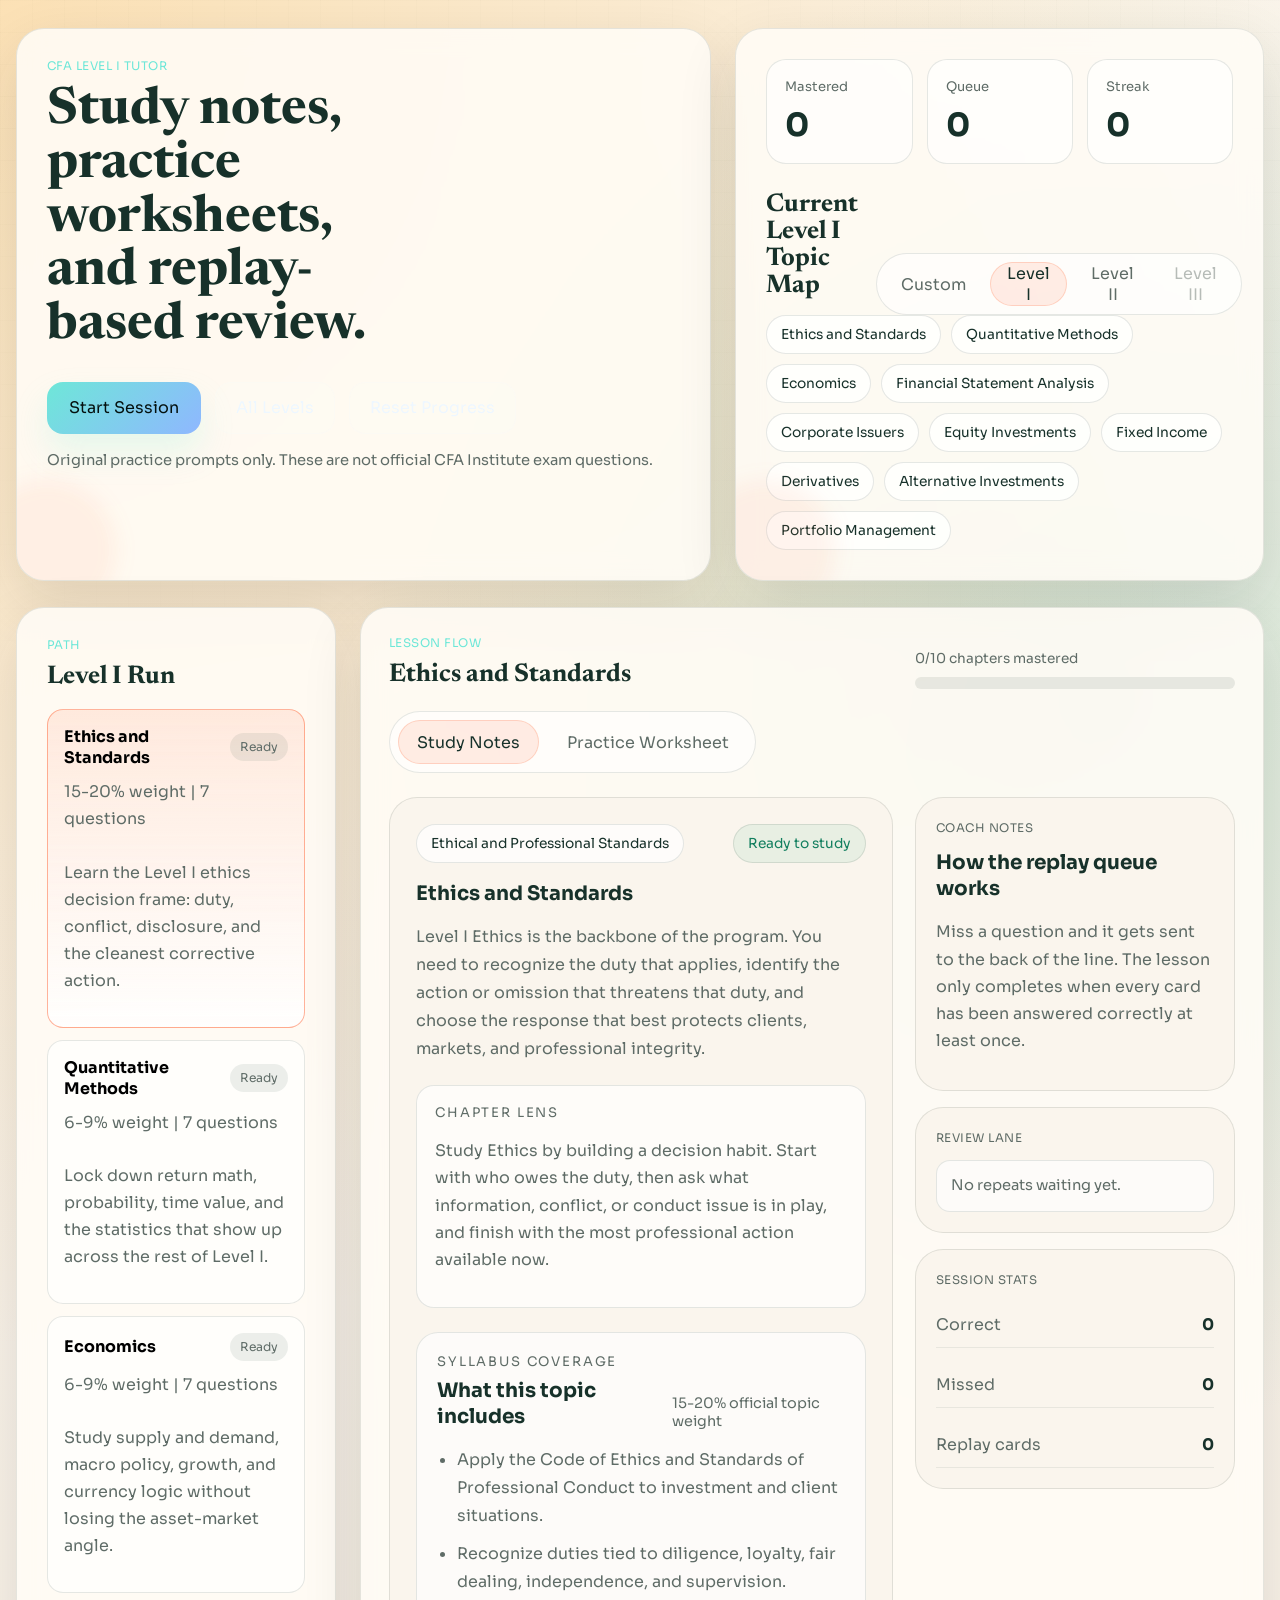
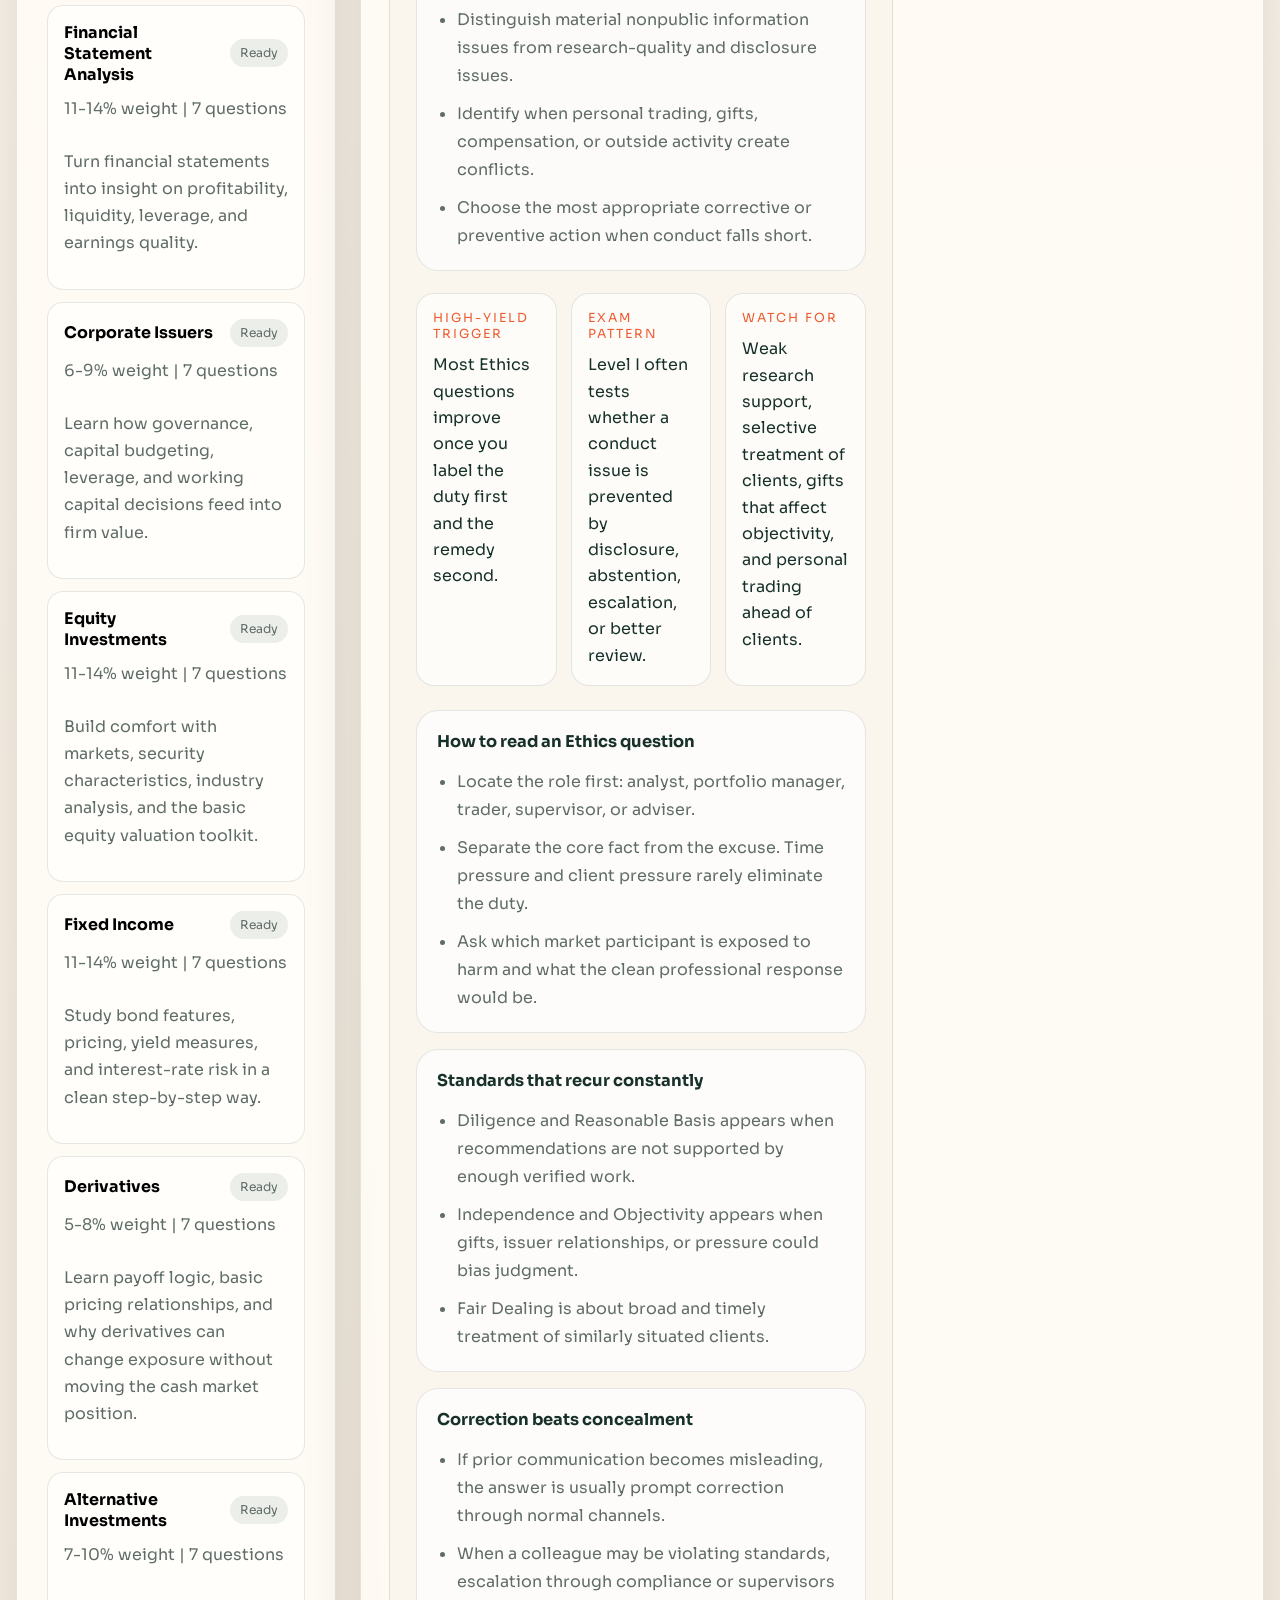
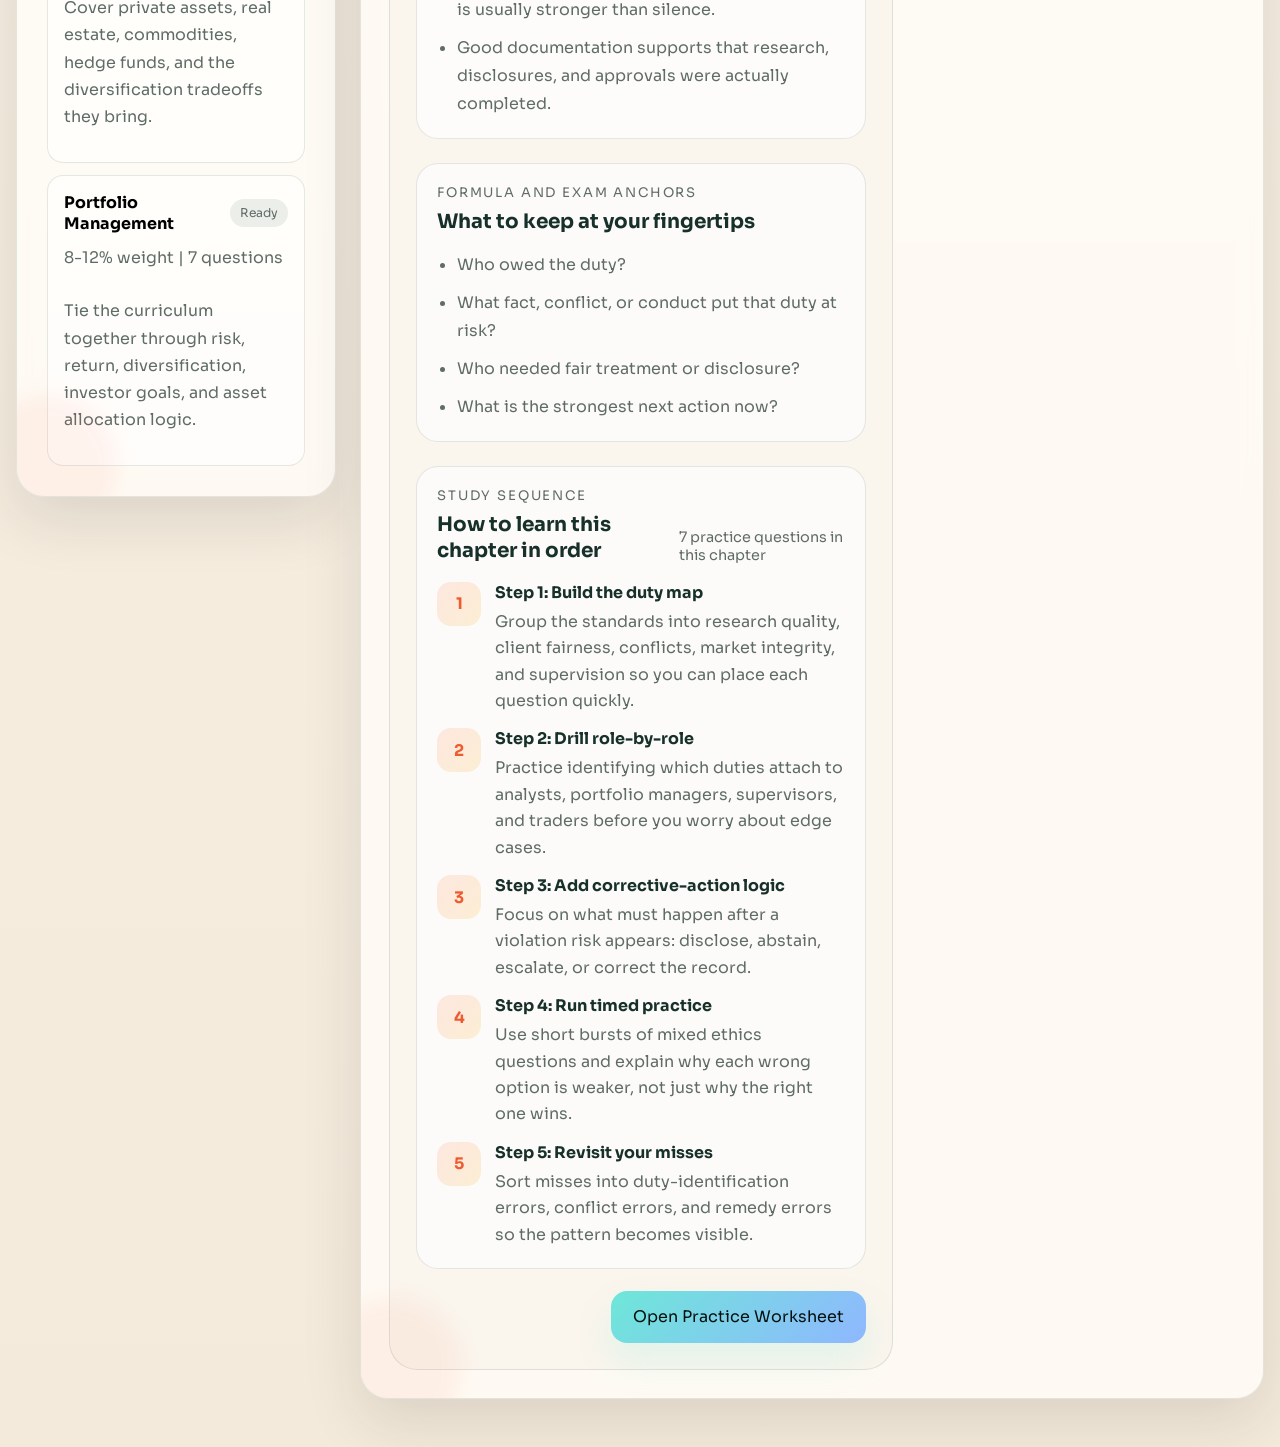
<file: coach.html>
<!DOCTYPE html>
<html lang="en">
<head>
  <meta charset="UTF-8">
  <meta name="viewport" content="width=device-width, initial-scale=1.0">
  <title>CFA Study Coach</title>
  <link rel="preconnect" href="https://fonts.googleapis.com">
  <link rel="preconnect" href="https://fonts.gstatic.com" crossorigin>
  <link href="https://fonts.googleapis.com/css2?family=Newsreader:opsz,wght@6..72,500;6..72,700&family=Sora:wght@400;500;600;700;800&display=swap" rel="stylesheet">
  <link rel="stylesheet" href="styles.css">
</head>
<body>
  <div class="shell">
    <header class="hero">
      <div class="hero-copy">
        <p class="eyebrow" id="hero-level-label">CFA Level I Tutor</p>
        <h1 id="hero-title">Study notes, practice worksheets, and replay-based review.</h1>
        <div class="hero-actions">
          <button class="primary-button" id="start-session">Start Session</button>
          <button class="ghost-button" id="share-course">Share Course</button>
          <a class="ghost-button link-button" href="index.html">All Levels</a>
          <button class="ghost-button" id="reset-progress">Reset Progress</button>
        </div>
        <p class="note">Original practice prompts only. These are not official CFA Institute exam questions.</p>
      </div>

      <section class="hero-panel">
        <div class="metric-row">
          <article class="metric-card">
            <span class="metric-label">Mastered</span>
            <strong class="metric-value" id="mastered-count">0</strong>
          </article>
          <article class="metric-card">
            <span class="metric-label">Queue</span>
            <strong class="metric-value" id="queue-count">0</strong>
          </article>
          <article class="metric-card">
            <span class="metric-label">Streak</span>
            <strong class="metric-value" id="streak-count">0</strong>
          </article>
        </div>

        <div class="topic-map">
          <div class="map-header">
            <h2 id="topic-map-title">Current Level I Topic Map</h2>
            <div class="level-switch" role="tablist" aria-label="CFA level switcher">
              <button class="level-tab" id="level-custom-tab" role="tab" aria-selected="false">Custom</button>
              <button class="level-tab active" id="level-1-tab" role="tab" aria-selected="true">Level I</button>
              <button class="level-tab" id="level-2-tab" role="tab" aria-selected="false">Level II</button>
              <button class="level-tab locked" id="level-3-tab" role="tab" aria-selected="false">Level III</button>
            </div>
          </div>
          <div class="topic-pills" id="topic-pills"></div>
        </div>
      </section>
    </header>

    <main class="workspace">
      <aside class="path-panel">
        <div class="panel-heading">
          <p class="eyebrow">Path</p>
          <h2 id="path-title">Level I Run</h2>
        </div>
        <div class="lesson-list" id="lesson-list"></div>
      </aside>

      <section class="lesson-stage">
        <div class="stage-topbar">
          <div>
            <p class="eyebrow">Lesson Flow</p>
            <h2 id="stage-title">Pick a lesson to begin</h2>
          </div>
          <div class="progress-cluster">
            <span class="progress-caption" id="progress-caption">No lesson active</span>
            <div class="progress-track" aria-hidden="true">
              <div class="progress-fill" id="progress-fill"></div>
            </div>
          </div>
        </div>

        <div class="view-toggle" role="tablist" aria-label="Chapter views">
          <button class="view-tab active" id="notes-tab" role="tab" aria-selected="true">Study Notes</button>
          <button class="view-tab" id="practice-tab" role="tab" aria-selected="false">Practice Worksheet</button>
        </div>

        <div class="card-stack">
          <section class="teaching-card" id="teaching-card">
            <section class="notes-view" id="notes-view">
              <div class="teaching-topline">
                <span class="tag" id="chapter-topic">Chapter</span>
                <span class="queue-tag" id="chapter-status">Ready to study</span>
              </div>
              <h3 id="chapter-title">Choose a chapter to load the study notes.</h3>
              <p class="chapter-summary" id="chapter-summary">
                Pick a chapter from the left rail and this panel will show the key ideas, watch-outs,
                and a short schedule to get you from first read to clean worksheet run.
              </p>

              <div class="concept-box">
                <p class="concept-label">Chapter Lens</p>
                <p class="concept-copy" id="chapter-teach">
                  Each chapter now has a notes view before you jump into the worksheet.
                </p>
              </div>

              <section class="syllabus-box">
                <div class="schedule-header">
                  <div>
                    <p class="concept-label">Syllabus Coverage</p>
                    <h3 class="schedule-title">What this topic includes</h3>
                  </div>
                  <p class="schedule-caption" id="weight-caption">Official topic weight</p>
                </div>
                <ul class="syllabus-list" id="syllabus-list"></ul>
              </section>

              <div class="highlight-grid" id="highlight-grid"></div>

              <section class="notes-sections" id="notes-sections"></section>

              <section class="formula-box">
                <div class="schedule-header">
                  <div>
                    <p class="concept-label">Formula And Exam Anchors</p>
                    <h3 class="schedule-title">What to keep at your fingertips</h3>
                  </div>
                </div>
                <ul class="formula-list" id="formula-list"></ul>
              </section>

              <section class="schedule-box">
                <div class="schedule-header">
                  <div>
                    <p class="concept-label">Study Sequence</p>
                    <h3 class="schedule-title">How to learn this chapter in order</h3>
                  </div>
                  <p class="schedule-caption" id="schedule-caption">No chapter selected</p>
                </div>
                <div class="schedule-list" id="schedule-list"></div>
              </section>

              <div class="note-actions">
                <button class="primary-button" id="notes-start-button">Open Practice Worksheet</button>
              </div>
            </section>

            <section class="practice-view" id="practice-view" hidden>
              <div class="teaching-topline">
                <span class="tag" id="question-topic">Topic</span>
                <span class="queue-tag" id="replay-state">Fresh card</span>
              </div>
              <div class="question-meta-row">
                <span class="tag" id="question-set-label">Item Set</span>
                <span class="difficulty-badge" id="question-difficulty">Medium</span>
                <span class="tag" id="question-year">2026</span>
                <span class="tag" id="question-position">Question 1</span>
              </div>
              <div class="vignette-card" id="vignette-card">
                <p class="concept-label">Case Vignette</p>
                <h3 id="vignette-title">Choose a lesson to load an item set.</h3>
                <p class="vignette-copy" id="vignette-copy">
                  CFA practice context will appear here.
                </p>
              </div>
              <h3 id="question-prompt">Choose a lesson to see the first question.</h3>
              <div class="concept-box">
                <p class="concept-label">Key idea</p>
                <p class="concept-copy" id="concept-copy">
                  Each question comes with a quick teaching note so you can learn while you practice.
                </p>
              </div>
              <div class="answer-grid" id="answer-grid"></div>
              <div class="feedback-panel" id="feedback-panel" hidden>
                <p class="feedback-title" id="feedback-title"></p>
                <p class="feedback-body" id="feedback-body"></p>
              </div>
              <div class="card-actions">
                <button class="ghost-button" id="skip-question">Skip</button>
                <button class="primary-button" id="continue-button" disabled>Continue</button>
              </div>
            </section>
          </section>

          <aside class="coach-rail">
            <article class="coach-card">
              <p class="eyebrow">Coach Notes</p>
              <h3>How the replay queue works</h3>
              <p>
                Miss a question and it gets sent to the back of the line. The lesson only completes
                when every card has been answered correctly at least once.
              </p>
            </article>

            <article class="coach-card">
              <p class="eyebrow">Review Lane</p>
              <ul class="review-list" id="review-list">
                <li>No repeats waiting yet.</li>
              </ul>
            </article>

            <article class="coach-card">
              <p class="eyebrow">Session Stats</p>
              <dl class="stats-list">
                <div>
                  <dt>Correct</dt>
                  <dd id="correct-count">0</dd>
                </div>
                <div>
                  <dt>Missed</dt>
                  <dd id="missed-count">0</dd>
                </div>
                <div>
                  <dt>Replay cards</dt>
                  <dd id="repeat-count">0</dd>
                </div>
              </dl>
            </article>
          </aside>
        </div>
      </section>
    </main>
  </div>

  <script src="generator-core.js"></script>
  <script src="level-one-data.js"></script>
  <script src="question-packs.js"></script>
  <script src="app.js"></script>
</body>
</html>
</file>
<file: styles.css>
:root {
  --bg: #f6efe5;
  --paper: rgba(255, 252, 246, 0.88);
  --panel: rgba(250, 244, 235, 0.84);
  --ink: #17312a;
  --muted: #5f6c67;
  --line: rgba(23, 49, 42, 0.11);
  --accent: #ff754b;
  --accent-strong: #ef5b30;
  --accent-soft: rgba(255, 117, 75, 0.15);
  --gold: #f5b83d;
  --mint: #78c5a3;
  --success: #127f5f;
  --danger: #b53c2f;
  --shadow: 0 22px 60px rgba(29, 37, 33, 0.12);
  --radius-xl: 28px;
  --radius-lg: 20px;
  --radius-md: 14px;
}

* {
  box-sizing: border-box;
}

[hidden] {
  display: none !important;
}

body {
  margin: 0;
  min-height: 100vh;
  font-family: "Sora", sans-serif;
  color: var(--ink);
  background:
    radial-gradient(circle at top left, rgba(255, 187, 77, 0.35), transparent 28%),
    radial-gradient(circle at 85% 15%, rgba(120, 197, 163, 0.28), transparent 18%),
    linear-gradient(180deg, #faf5ed 0%, #f4eadb 100%);
}

body::before {
  content: "";
  position: fixed;
  inset: 0;
  pointer-events: none;
  background-image:
    linear-gradient(rgba(23, 49, 42, 0.025) 1px, transparent 1px),
    linear-gradient(90deg, rgba(23, 49, 42, 0.025) 1px, transparent 1px);
  background-size: 32px 32px;
  mask-image: linear-gradient(180deg, rgba(0, 0, 0, 0.55), transparent 85%);
}

.shell {
  position: relative;
  width: min(1380px, calc(100vw - 32px));
  margin: 0 auto;
  padding: 28px 0 48px;
}

.hero,
.workspace {
  display: grid;
  gap: 24px;
}

.hero {
  grid-template-columns: 1.25fr 0.95fr;
  align-items: stretch;
}

.hero-copy,
.hero-panel,
.path-panel,
.lesson-stage {
  position: relative;
  overflow: hidden;
  border: 1px solid var(--line);
  background: var(--paper);
  border-radius: var(--radius-xl);
  box-shadow: var(--shadow);
  backdrop-filter: blur(12px);
}

.hero-copy,
.hero-panel,
.path-panel {
  padding: 30px;
}

.hero-copy::after,
.hero-panel::after,
.lesson-stage::after,
.path-panel::after {
  content: "";
  position: absolute;
  inset: auto auto -40px -40px;
  width: 140px;
  height: 140px;
  border-radius: 50%;
  background: rgba(255, 117, 75, 0.08);
  filter: blur(10px);
}

.eyebrow {
  margin: 0 0 12px;
  text-transform: uppercase;
  letter-spacing: 0.18em;
  font-size: 0.74rem;
  color: var(--muted);
}

h1,
h2,
h3 {
  margin: 0;
  line-height: 1.05;
}

h1,
h2 {
  font-family: "Newsreader", serif;
}

h1 {
  font-size: clamp(2.6rem, 4vw, 4.9rem);
  max-width: 11ch;
}

h2 {
  font-size: clamp(1.5rem, 2vw, 2.1rem);
}

h3 {
  font-size: 1.25rem;
  line-height: 1.3;
}

.hero-text,
.note,
.coach-card p,
.concept-copy,
.feedback-body,
.review-list,
.lesson-meta,
.lesson-blurb {
  color: var(--muted);
  line-height: 1.7;
}

.hero-text {
  max-width: 56ch;
  margin: 18px 0 0;
}

.hero-actions {
  display: flex;
  flex-wrap: wrap;
  gap: 14px;
  margin-top: 28px;
}

button {
  appearance: none;
  border: none;
  cursor: pointer;
  font: inherit;
  transition:
    transform 150ms ease,
    box-shadow 150ms ease,
    border-color 150ms ease,
    background-color 150ms ease,
    color 150ms ease;
}

button:focus-visible,
.answer-option:focus-visible,
.lesson-chip:focus-visible {
  outline: 3px solid rgba(255, 117, 75, 0.35);
  outline-offset: 4px;
}

.primary-button,
.ghost-button,
.answer-option,
.lesson-chip {
  min-height: 52px;
  border-radius: 16px;
}

.link-button {
  display: inline-flex;
  align-items: center;
  justify-content: center;
  text-decoration: none;
}

.primary-button {
  padding: 0 22px;
  color: #fff8f2;
  background: linear-gradient(135deg, var(--accent) 0%, var(--accent-strong) 100%);
  box-shadow: 0 16px 26px rgba(239, 91, 48, 0.25);
}

.ghost-button {
  padding: 0 20px;
  color: var(--ink);
  background: rgba(255, 255, 255, 0.68);
  border: 1px solid var(--line);
}

.primary-button:hover,
.ghost-button:hover,
.answer-option:hover,
.lesson-chip:hover {
  transform: translateY(-1px);
}

.primary-button:disabled {
  opacity: 0.45;
  cursor: not-allowed;
  transform: none;
  box-shadow: none;
}

.note {
  margin-top: 14px;
  font-size: 0.92rem;
}

.metric-row {
  display: grid;
  grid-template-columns: repeat(3, minmax(0, 1fr));
  gap: 14px;
}

.metric-card {
  padding: 18px;
  border-radius: var(--radius-lg);
  background: rgba(255, 255, 255, 0.62);
  border: 1px solid var(--line);
}

.metric-label {
  display: block;
  font-size: 0.82rem;
  color: var(--muted);
}

.metric-value {
  display: block;
  margin-top: 10px;
  font-size: 2rem;
}

.topic-map {
  margin-top: 28px;
}

.map-header {
  display: flex;
  justify-content: space-between;
  align-items: end;
  gap: 18px;
}

.topic-map h2 {
  margin-bottom: 16px;
}

.topic-pills {
  display: flex;
  flex-wrap: wrap;
  gap: 10px;
}

.level-switch {
  display: inline-flex;
  gap: 8px;
  padding: 8px;
  border-radius: 999px;
  background: rgba(255, 255, 255, 0.62);
  border: 1px solid var(--line);
}

.level-tab {
  min-height: 42px;
  padding: 0 16px;
  border-radius: 999px;
  background: transparent;
  color: var(--muted);
}

.level-tab.active {
  color: var(--ink);
  background: rgba(255, 117, 75, 0.13);
  border: 1px solid rgba(255, 117, 75, 0.24);
}

.level-tab.locked {
  opacity: 0.45;
}

.topic-pills span,
.tag,
.queue-tag {
  display: inline-flex;
  align-items: center;
  gap: 8px;
  padding: 10px 14px;
  border-radius: 999px;
  background: rgba(255, 255, 255, 0.75);
  border: 1px solid var(--line);
  font-size: 0.86rem;
}

.difficulty-badge {
  display: inline-flex;
  align-items: center;
  padding: 10px 14px;
  border-radius: 999px;
  background: rgba(245, 184, 61, 0.18);
  border: 1px solid rgba(245, 184, 61, 0.3);
  font-size: 0.86rem;
  color: #7a4a00;
}

.workspace {
  grid-template-columns: 320px minmax(0, 1fr);
  margin-top: 26px;
  align-items: start;
}

.panel-heading {
  margin-bottom: 18px;
}

.lesson-list {
  display: grid;
  gap: 12px;
}

.lesson-chip {
  display: grid;
  gap: 10px;
  text-align: left;
  padding: 16px;
  border: 1px solid var(--line);
  background: rgba(255, 255, 255, 0.62);
}

.lesson-chip.active {
  border-color: rgba(255, 117, 75, 0.55);
  background: linear-gradient(180deg, rgba(255, 117, 75, 0.12), rgba(255, 255, 255, 0.84));
}

.lesson-chip.locked {
  opacity: 0.55;
}

.lesson-chip.complete {
  border-color: rgba(18, 127, 95, 0.28);
  background: linear-gradient(180deg, rgba(120, 197, 163, 0.18), rgba(255, 255, 255, 0.84));
}

.lesson-header {
  display: flex;
  justify-content: space-between;
  align-items: center;
  gap: 12px;
}

.lesson-status {
  padding: 6px 10px;
  border-radius: 999px;
  font-size: 0.76rem;
  background: rgba(23, 49, 42, 0.08);
  color: var(--muted);
}

.lesson-status.complete {
  background: rgba(18, 127, 95, 0.12);
  color: var(--success);
}

.lesson-status.active {
  background: rgba(255, 117, 75, 0.12);
  color: var(--accent-strong);
}

.lesson-stage {
  padding: 28px;
}

.stage-topbar {
  display: flex;
  justify-content: space-between;
  align-items: end;
  gap: 18px;
}

.view-toggle {
  display: inline-flex;
  gap: 10px;
  padding: 8px;
  margin-top: 22px;
  border-radius: 999px;
  background: rgba(255, 255, 255, 0.62);
  border: 1px solid var(--line);
}

.view-tab {
  min-height: 44px;
  padding: 0 18px;
  border-radius: 999px;
  background: transparent;
  color: var(--muted);
}

.view-tab.active {
  color: var(--ink);
  background: rgba(255, 117, 75, 0.13);
  border: 1px solid rgba(255, 117, 75, 0.24);
}

.progress-cluster {
  width: min(320px, 100%);
}

.progress-caption {
  display: block;
  margin-bottom: 10px;
  font-size: 0.85rem;
  color: var(--muted);
}

.progress-track {
  width: 100%;
  height: 12px;
  border-radius: 999px;
  background: rgba(23, 49, 42, 0.09);
  overflow: hidden;
}

.progress-fill {
  width: 0;
  height: 100%;
  border-radius: inherit;
  background: linear-gradient(90deg, var(--gold), var(--accent));
  transition: width 220ms ease;
}

.card-stack {
  display: grid;
  grid-template-columns: minmax(0, 1fr) 320px;
  gap: 22px;
  margin-top: 24px;
}

.teaching-card,
.coach-card {
  border: 1px solid var(--line);
  border-radius: var(--radius-xl);
  background: var(--panel);
}

.teaching-card {
  padding: 26px;
}

.chapter-summary {
  margin: 16px 0 0;
  color: var(--muted);
  line-height: 1.75;
}

.highlight-grid {
  display: grid;
  grid-template-columns: repeat(3, minmax(0, 1fr));
  gap: 14px;
  margin-top: 22px;
}

.highlight-card {
  padding: 16px;
  border-radius: 18px;
  border: 1px solid var(--line);
  background: rgba(255, 255, 255, 0.7);
}

.highlight-label {
  margin: 0 0 10px;
  font-size: 0.78rem;
  text-transform: uppercase;
  letter-spacing: 0.16em;
  color: var(--accent-strong);
}

.highlight-text {
  margin: 0;
  color: var(--ink);
  line-height: 1.65;
}

.schedule-box {
  margin-top: 24px;
  padding: 20px;
  border-radius: 22px;
  border: 1px solid var(--line);
  background: rgba(255, 255, 255, 0.68);
}

.syllabus-box,
.formula-box {
  margin-top: 24px;
  padding: 20px;
  border-radius: 22px;
  border: 1px solid var(--line);
  background: rgba(255, 255, 255, 0.68);
}

.syllabus-list,
.formula-list,
.note-points {
  margin: 16px 0 0;
  padding-left: 20px;
  color: var(--muted);
  line-height: 1.75;
}

.syllabus-list li,
.formula-list li,
.note-points li {
  margin-top: 10px;
}

.notes-sections {
  display: grid;
  gap: 16px;
  margin-top: 24px;
}

.note-section {
  padding: 20px;
  border-radius: 22px;
  border: 1px solid var(--line);
  background: rgba(255, 255, 255, 0.74);
}

.note-section h4 {
  margin: 0;
  font-size: 1.02rem;
}

.schedule-header {
  display: flex;
  justify-content: space-between;
  align-items: end;
  gap: 18px;
}

.schedule-title {
  margin-top: 4px;
}

.schedule-caption {
  margin: 0;
  color: var(--muted);
  font-size: 0.9rem;
}

.schedule-list {
  display: grid;
  gap: 14px;
  margin-top: 18px;
}

.schedule-step {
  display: grid;
  grid-template-columns: 44px minmax(0, 1fr);
  gap: 14px;
  align-items: start;
}

.schedule-step h4 {
  margin: 0;
  font-size: 1rem;
}

.schedule-step p {
  margin: 6px 0 0;
  color: var(--muted);
  line-height: 1.65;
}

.schedule-index {
  display: inline-grid;
  place-items: center;
  width: 44px;
  height: 44px;
  border-radius: 14px;
  background: linear-gradient(135deg, rgba(255, 117, 75, 0.15), rgba(245, 184, 61, 0.2));
  color: var(--accent-strong);
  font-weight: 700;
}

.note-actions {
  display: flex;
  justify-content: flex-end;
  margin-top: 22px;
}

.coach-rail {
  display: grid;
  gap: 16px;
  align-content: start;
}

.coach-card {
  padding: 20px;
}

.teaching-topline {
  display: flex;
  justify-content: space-between;
  gap: 12px;
  align-items: center;
  margin-bottom: 18px;
}

.queue-tag {
  background: rgba(120, 197, 163, 0.14);
  color: var(--success);
}

.concept-box {
  margin-top: 22px;
  padding: 18px;
  border-radius: 18px;
  background: rgba(255, 255, 255, 0.66);
  border: 1px solid var(--line);
}

.question-meta-row {
  display: flex;
  flex-wrap: wrap;
  gap: 10px;
  margin-top: 20px;
}

.vignette-card {
  margin-top: 18px;
  padding: 20px;
  border-radius: 22px;
  border: 1px solid var(--line);
  background: linear-gradient(180deg, rgba(255, 255, 255, 0.78), rgba(249, 243, 234, 0.92));
}

.vignette-copy {
  margin: 12px 0 0;
  color: var(--muted);
  line-height: 1.75;
}

.concept-label {
  margin: 0 0 8px;
  font-size: 0.82rem;
  text-transform: uppercase;
  letter-spacing: 0.14em;
  color: var(--muted);
}

.answer-grid {
  display: grid;
  gap: 12px;
  margin-top: 24px;
}

.answer-option {
  display: grid;
  grid-template-columns: 44px minmax(0, 1fr);
  align-items: start;
  gap: 14px;
  width: 100%;
  text-align: left;
  padding: 18px 18px 18px 22px;
  border: 1px solid var(--line);
  background: rgba(255, 255, 255, 0.75);
  color: var(--ink);
}

.answer-letter {
  display: inline-grid;
  place-items: center;
  width: 34px;
  height: 34px;
  border-radius: 12px;
  background: rgba(255, 117, 75, 0.12);
  color: var(--accent-strong);
  font-weight: 700;
}

.answer-text {
  line-height: 1.6;
}

.answer-option.selected {
  border-color: rgba(255, 117, 75, 0.55);
  background: rgba(255, 117, 75, 0.09);
}

.answer-option.correct {
  border-color: rgba(18, 127, 95, 0.45);
  background: rgba(18, 127, 95, 0.09);
}

.answer-option.incorrect {
  border-color: rgba(181, 60, 47, 0.42);
  background: rgba(181, 60, 47, 0.08);
}

.feedback-panel {
  margin-top: 20px;
  padding: 18px;
  border-radius: 18px;
  border: 1px solid var(--line);
  background: rgba(255, 255, 255, 0.68);
}

.feedback-title {
  margin: 0;
  font-weight: 700;
}

.feedback-panel.correct .feedback-title {
  color: var(--success);
}

.feedback-panel.incorrect .feedback-title {
  color: var(--danger);
}

.feedback-body {
  margin: 10px 0 0;
}

.feedback-animation {
  display: grid;
  grid-template-columns: repeat(3, minmax(0, 1fr));
  gap: 8px;
  margin-top: 12px;
}

.feedback-step {
  position: relative;
  display: inline-flex;
  align-items: center;
  justify-content: center;
  min-height: 34px;
  overflow: hidden;
  border-radius: 999px;
  border: 1px solid var(--line);
  background: rgba(255, 255, 255, 0.62);
  color: var(--muted);
  font-size: 0.76rem;
  font-weight: 800;
  letter-spacing: 0.08em;
  text-transform: uppercase;
  animation: feedbackStepIn 520ms ease both;
  animation-delay: var(--delay);
}

.feedback-step::after {
  content: "";
  position: absolute;
  inset: 0;
  transform: translateX(-110%);
  background: linear-gradient(90deg, transparent, rgba(255, 117, 75, 0.24), transparent);
  animation: feedbackSweep 1.6s ease-in-out infinite;
  animation-delay: calc(var(--delay) + 0.25s);
}

.feedback-copy,
.feedback-answer,
.feedback-mini {
  margin: 10px 0 0;
  color: var(--muted);
  line-height: 1.55;
}

.feedback-answer span {
  display: inline-flex;
  align-items: center;
  min-height: 22px;
  margin-right: 8px;
  padding: 0 8px;
  border-radius: 999px;
  color: #fff8f2;
  background: var(--accent-strong);
  font-size: 0.7rem;
  font-weight: 800;
  letter-spacing: 0.08em;
  text-transform: uppercase;
}

.feedback-mini {
  font-size: 0.84rem;
}

@keyframes conceptFlow {
  to {
    stroke-dashoffset: -34;
  }
}

@keyframes conceptNodeIn {
  from {
    opacity: 0;
    transform: translateY(8px) scale(0.96);
  }
  to {
    opacity: 1;
    transform: translateY(0) scale(1);
  }
}

@keyframes feedbackStepIn {
  from {
    opacity: 0;
    transform: translateY(8px);
  }
  to {
    opacity: 1;
    transform: translateY(0);
  }
}

@keyframes feedbackSweep {
  55%,
  100% {
    transform: translateX(110%);
  }
}

.card-actions {
  display: flex;
  justify-content: space-between;
  gap: 12px;
  margin-top: 24px;
}

.review-list,
.stats-list {
  margin: 0;
  padding: 0;
  list-style: none;
}

.review-list {
  display: grid;
  gap: 10px;
}

.review-list li {
  padding: 12px 14px;
  border-radius: 14px;
  background: rgba(255, 255, 255, 0.68);
  border: 1px solid var(--line);
  font-size: 0.92rem;
}

.stats-list {
  display: grid;
  gap: 14px;
}

.stats-list div {
  display: flex;
  justify-content: space-between;
  gap: 16px;
  padding: 12px 0;
  border-bottom: 1px solid rgba(23, 49, 42, 0.08);
}

.stats-list dt {
  color: var(--muted);
}

.stats-list dd {
  margin: 0;
  font-weight: 700;
}

.celebration {
  background:
    radial-gradient(circle at top right, rgba(255, 184, 61, 0.26), transparent 35%),
    rgba(255, 255, 255, 0.7);
}

.level-shell {
  display: grid;
  place-items: center;
  min-height: 100vh;
}

.level-hub {
  width: min(980px, 100%);
  display: grid;
  gap: 24px;
}

.hub-hero,
.level-card {
  border: 1px solid var(--line);
  border-radius: var(--radius-xl);
  background: var(--paper);
  box-shadow: var(--shadow);
}

.hub-hero {
  padding: 34px;
}

.hub-copy {
  margin: 16px 0 0;
  color: var(--muted);
  line-height: 1.7;
}

.generator-shell {
  display: grid;
  grid-template-columns: 0.92fr 1.08fr;
  gap: 18px;
  align-items: start;
}

.generator-copy,
.generator-form {
  border: 1px solid var(--line);
  border-radius: var(--radius-xl);
  background: var(--paper);
  box-shadow: var(--shadow);
  padding: 28px;
}

.generator-form {
  display: grid;
  gap: 16px;
}

.field {
  display: grid;
  gap: 8px;
}

.hint {
  color: var(--muted);
  font-size: 0.85rem;
  line-height: 1.45;
}

.field span {
  font-size: 0.9rem;
  color: var(--ink);
  font-weight: 600;
}

.field input,
.field textarea,
.field select {
  width: 100%;
  padding: 14px 16px;
  border-radius: 16px;
  border: 1px solid var(--line);
  background: rgba(255, 255, 255, 0.78);
  color: var(--ink);
  font: inherit;
  resize: vertical;
}

.field select.multi-select {
  min-height: 190px;
  padding: 10px;
}

.field select.multi-select option {
  padding: 9px 10px;
  border-radius: 10px;
  white-space: normal;
}

.field-row {
  display: grid;
  grid-template-columns: repeat(2, minmax(0, 1fr));
  gap: 14px;
}

.generator-actions {
  display: flex;
  flex-wrap: wrap;
  gap: 12px;
  margin-top: 4px;
}

.generator-actions .link-button {
  min-height: 52px;
  padding: 0 20px;
}

.level-grid {
  display: grid;
  grid-template-columns: repeat(3, minmax(0, 1fr));
  gap: 18px;
}

.level-card {
  display: grid;
  gap: 12px;
  padding: 26px;
  color: var(--ink);
  text-decoration: none;
  transition:
    transform 150ms ease,
    box-shadow 150ms ease,
    border-color 150ms ease;
}

.level-card:hover {
  transform: translateY(-2px);
  border-color: rgba(255, 117, 75, 0.4);
}

.level-card p {
  margin: 0;
  line-height: 1.7;
  color: var(--muted);
}

.level-label {
  font-size: 0.8rem;
  text-transform: uppercase;
  letter-spacing: 0.16em;
  color: var(--accent-strong) !important;
}

.locked-level {
  opacity: 0.68;
}

@media (max-width: 1120px) {
  .hero,
  .workspace,
  .card-stack,
  .generator-shell,
  .highlight-grid,
  .level-grid {
    grid-template-columns: 1fr;
  }

  .progress-cluster {
    width: 100%;
  }
}

@media (max-width: 720px) {
  .shell {
    width: min(100vw - 18px, 1380px);
    padding-top: 18px;
  }

  .hero-copy,
  .hero-panel,
  .path-panel,
  .lesson-stage,
  .teaching-card,
  .coach-card {
    padding: 20px;
  }

  .metric-row {
    grid-template-columns: 1fr;
  }

  .stage-topbar,
  .schedule-header,
  .map-header,
  .card-actions,
  .teaching-topline {
    align-items: start;
    flex-direction: column;
  }

  .hero-actions {
    flex-direction: column;
  }

  .view-toggle {
    display: grid;
    grid-template-columns: 1fr 1fr;
  }

  .level-switch {
    width: 100%;
    display: grid;
    grid-template-columns: repeat(4, 1fr);
  }

  .field-row {
    grid-template-columns: 1fr;
  }

  .primary-button,
  .ghost-button {
    width: 100%;
  }

  .note-actions {
    justify-content: stretch;
  }
}

body.study-builder-page {
  background:
    radial-gradient(circle at top left, rgba(255, 187, 77, 0.22), transparent 24%),
    radial-gradient(circle at 90% 12%, rgba(120, 197, 163, 0.22), transparent 20%),
    linear-gradient(180deg, #fbf6ee 0%, #f3eadc 100%);
}

.study-shell {
  width: min(1100px, calc(100vw - 24px));
  margin: 0 auto;
  padding: 24px 0 56px;
}

.study-app {
  display: grid;
  gap: 20px;
}

.study-hero,
.study-builder-card,
.study-workspace,
.panel-card {
  border: 1px solid var(--line);
  border-radius: 24px;
  background: var(--paper);
  box-shadow: var(--shadow);
}

.study-hero,
.study-builder-card,
.study-workspace {
  padding: 28px;
}

.study-hero {
  display: grid;
  gap: 18px;
  grid-template-columns: minmax(0, 1.15fr) minmax(280px, 0.85fr);
  align-items: end;
}

.study-hero-copy h1 {
  max-width: 10ch;
}

.study-hero-status {
  display: grid;
  gap: 12px;
  justify-items: end;
}

.study-pill {
  display: inline-flex;
  align-items: center;
  justify-content: center;
  min-height: 44px;
  padding: 0 16px;
  border-radius: 999px;
  background: rgba(255, 255, 255, 0.8);
  border: 1px solid var(--line);
  color: var(--ink);
  font-size: 0.9rem;
  font-weight: 600;
  text-align: center;
}

.study-pill.ghost,
.study-pill.soft {
  background: rgba(255, 117, 75, 0.12);
  border-color: rgba(255, 117, 75, 0.2);
}

.study-pill.online-pill {
  background: rgba(18, 127, 95, 0.12);
  border-color: rgba(18, 127, 95, 0.2);
  color: var(--success);
}

.study-pill.offline-pill {
  background: rgba(181, 60, 47, 0.08);
  border-color: rgba(181, 60, 47, 0.18);
  color: var(--danger);
}

.study-card-head,
.panel-head {
  display: flex;
  justify-content: space-between;
  align-items: start;
  gap: 16px;
}

.study-form {
  display: grid;
  gap: 16px;
  margin-top: 18px;
}

.study-grid {
  display: grid;
  gap: 14px;
  grid-template-columns: repeat(3, minmax(0, 1fr));
}

.study-grid.compact {
  grid-template-columns: repeat(2, minmax(0, 1fr));
}

.study-grid.course-context {
  grid-template-columns: repeat(2, minmax(0, 1fr));
}

.study-actions {
  display: flex;
  flex-wrap: wrap;
  gap: 12px;
}

.compact-actions {
  margin-top: 20px;
}

.study-workspace {
  display: grid;
  gap: 20px;
}

.workspace-summary {
  display: grid;
  gap: 18px;
  grid-template-columns: minmax(0, 1fr) auto;
  align-items: end;
}

.summary-metrics {
  display: grid;
  gap: 12px;
  grid-template-columns: repeat(3, minmax(130px, 1fr));
}

.summary-card {
  padding: 18px;
  border-radius: 18px;
  background: rgba(255, 255, 255, 0.68);
  border: 1px solid var(--line);
  min-width: 0;
}

.summary-card span {
  display: block;
  color: var(--muted);
  font-size: 0.82rem;
}

.summary-card strong {
  display: block;
  margin-top: 10px;
  font-size: 1.8rem;
}

.study-tabs {
  display: inline-flex;
  flex-wrap: wrap;
  gap: 8px;
  padding: 8px;
  border-radius: 999px;
  background: rgba(255, 255, 255, 0.72);
  border: 1px solid var(--line);
  width: fit-content;
}

.study-tab,
.lane-pill {
  min-height: 44px;
  padding: 0 18px;
  border-radius: 999px;
  background: transparent;
  color: var(--muted);
  border: 1px solid transparent;
  font-weight: 700;
}

.study-tab.active,
.lane-pill.active {
  color: var(--ink);
  background: rgba(255, 117, 75, 0.13);
  border-color: rgba(255, 117, 75, 0.24);
}

.study-panel {
  display: grid;
  gap: 18px;
}

.notes-layout,
.worksheet-layout,
.plan-layout {
  display: grid;
  gap: 18px;
  grid-template-columns: 1.1fr 0.9fr;
}

.panel-card {
  padding: 22px;
}

.point-list {
  margin: 16px 0 0;
  padding-left: 20px;
  color: var(--muted);
  line-height: 1.7;
}

.point-list li + li {
  margin-top: 10px;
}

.topic-choice-grid {
  display: grid;
  gap: 10px;
  grid-template-columns: repeat(2, minmax(0, 1fr));
  margin-top: 8px;
}

.recommendation-wrap {
  display: grid;
  gap: 10px;
}

.recommendation-head {
  display: flex;
  justify-content: space-between;
  align-items: center;
  gap: 12px;
}

.ghost-inline-button {
  min-height: auto;
  padding: 0;
  background: transparent;
  border: 0;
  color: var(--accent-strong);
  font-weight: 700;
}

.recommendation-chips {
  display: flex;
  flex-wrap: wrap;
  gap: 10px;
}

.recommendation-chip {
  min-height: 40px;
  padding: 0 14px;
  border-radius: 999px;
  border: 1px solid rgba(255, 117, 75, 0.22);
  background: rgba(255, 117, 75, 0.11);
  color: var(--ink);
  font-weight: 600;
}

.topic-choice {
  display: flex;
  align-items: start;
  gap: 10px;
  padding: 12px 14px;
  border-radius: 16px;
  border: 1px solid var(--line);
  background: rgba(255, 255, 255, 0.72);
}

.topic-choice input {
  margin-top: 2px;
}

.topic-choice span {
  color: var(--ink);
  font-weight: 600;
  line-height: 1.4;
}

.diagram-card {
  background:
    linear-gradient(180deg, rgba(255, 255, 255, 0.78), rgba(249, 243, 234, 0.9));
}

.diagram-mount {
  margin-top: 16px;
}

.diagram-mount svg {
  display: block;
  width: 100%;
  height: auto;
}

.animated-concept-map {
  overflow: visible;
}

.concept-map-bg {
  fill: #f9f1e5;
  stroke: #ead9c4;
}

.concept-map-label {
  fill: var(--muted);
  font-family: "Sora", sans-serif;
  font-size: 14px;
}

.concept-link {
  stroke: rgba(255, 117, 75, 0.5);
  stroke-dasharray: 7 10;
  animation: conceptFlow 3.2s linear infinite;
  animation-delay: var(--delay);
}

.concept-pulse {
  fill: var(--accent);
  filter: drop-shadow(0 0 10px rgba(255, 117, 75, 0.72));
  opacity: 0.92;
}

.concept-node {
  opacity: 0;
  transform-box: fill-box;
  transform-origin: center;
  animation: conceptNodeIn 650ms ease forwards;
  animation-delay: var(--delay);
}

.concept-node rect {
  fill: rgba(255, 255, 255, 0.9);
  stroke: rgba(23, 49, 42, 0.16);
  stroke-width: 1.5;
}

.concept-node-0 rect {
  fill: rgba(255, 117, 75, 0.14);
  stroke: rgba(239, 91, 48, 0.72);
}

.concept-text {
  fill: var(--ink);
  font-weight: 700;
}

.note-card-grid {
  display: grid;
  gap: 16px;
  grid-template-columns: repeat(2, minmax(0, 1fr));
}

.note-card {
  background: rgba(255, 255, 255, 0.7);
}

.quiz-shell {
  display: grid;
  gap: 18px;
}

.lane-switch {
  display: inline-flex;
  flex-wrap: wrap;
  gap: 8px;
}

.quiz-metrics {
  display: grid;
  gap: 12px;
  grid-template-columns: repeat(3, minmax(0, 1fr));
}

.quiz-card-main {
  background:
    radial-gradient(circle at top right, rgba(255, 184, 61, 0.12), transparent 32%),
    rgba(250, 244, 235, 0.92);
}

.simple-answer-grid {
  margin-top: 18px;
}

.worksheet-preview {
  display: grid;
  gap: 14px;
  margin: 18px 0 0;
  padding-left: 20px;
  color: var(--muted);
}

.worksheet-preview li {
  display: grid;
  gap: 6px;
}

.plan-summary-card {
  background:
    radial-gradient(circle at top right, rgba(110, 231, 216, 0.12), transparent 32%),
    rgba(5, 10, 18, 0.54);
}

.plan-focus-grid {
  display: grid;
  gap: 12px;
  grid-template-columns: repeat(2, minmax(0, 1fr));
  margin-top: 18px;
}

.plan-focus-card {
  min-width: 0;
  padding: 16px;
  border-radius: 18px;
  border: 1px solid rgba(238, 247, 255, 0.13);
  background: rgba(238, 247, 255, 0.06);
}

.plan-focus-card span {
  display: block;
  color: rgba(238, 247, 255, 0.62);
  font-size: 0.78rem;
  text-transform: uppercase;
  letter-spacing: 0.08em;
}

.plan-focus-card strong {
  display: block;
  margin-top: 8px;
  color: #f4fbff;
  font-size: 0.95rem;
  line-height: 1.45;
}

.plan-day-list {
  position: relative;
  display: grid;
  gap: 18px;
  margin: 18px 0 0;
  padding: 4px 0 4px 2px;
  list-style: none;
}

.plan-day-list::before {
  content: "";
  position: absolute;
  top: 32px;
  bottom: 32px;
  left: 27px;
  width: 2px;
  border-radius: 999px;
  background: linear-gradient(180deg, #6ee7d8, rgba(143, 183, 255, 0.72), rgba(238, 247, 255, 0.12));
  box-shadow: 0 0 28px rgba(110, 231, 216, 0.22);
}

.plan-day-card {
  position: relative;
  display: grid;
  grid-template-columns: 56px minmax(0, 1fr);
  gap: 16px;
  align-items: start;
}

.plan-day-card:nth-child(even) {
  transform: translateX(10px);
}

.plan-day-node {
  position: sticky;
  top: 18px;
  z-index: 1;
  display: inline-flex;
  align-items: center;
  justify-content: center;
  width: 56px;
  height: 56px;
  border-radius: 18px;
  border: 1px solid rgba(238, 247, 255, 0.28);
  background:
    linear-gradient(135deg, rgba(110, 231, 216, 0.96), rgba(143, 183, 255, 0.96));
  box-shadow:
    0 18px 32px rgba(6, 12, 20, 0.32),
    0 0 0 7px rgba(10, 18, 30, 0.92);
}

.plan-day-node span {
  color: #04110f;
  font-size: 1rem;
  font-weight: 900;
}

.plan-day-body {
  min-width: 0;
  padding: 18px;
  border-radius: 18px;
  border: 1px solid rgba(238, 247, 255, 0.13);
  background:
    linear-gradient(145deg, rgba(238, 247, 255, 0.09), rgba(238, 247, 255, 0.035)),
    rgba(5, 10, 18, 0.42);
  box-shadow: inset 0 1px 0 rgba(255, 255, 255, 0.06);
}

.plan-day-topline {
  display: flex;
  flex-wrap: wrap;
  align-items: center;
  gap: 8px;
  margin-bottom: 12px;
}

.plan-stage,
.plan-checkpoint,
.plan-evidence span {
  display: inline-flex;
  align-items: center;
  min-height: 28px;
  border-radius: 999px;
  font-size: 0.72rem;
  font-weight: 800;
  letter-spacing: 0.08em;
  text-transform: uppercase;
}

.plan-stage {
  padding: 0 10px;
  color: #04110f;
  background: #6ee7d8;
}

.plan-checkpoint {
  padding: 0 10px;
  color: rgba(238, 247, 255, 0.78);
  border: 1px solid rgba(238, 247, 255, 0.13);
  background: rgba(238, 247, 255, 0.06);
}

.plan-checklist {
  display: grid;
  gap: 10px;
  margin: 14px 0 0;
  padding: 0;
  list-style: none;
  color: rgba(238, 247, 255, 0.72);
  line-height: 1.6;
}

.plan-checklist li {
  display: grid;
  grid-template-columns: 24px minmax(0, 1fr);
  gap: 10px;
}

.task-check {
  width: 20px;
  height: 20px;
  margin-top: 2px;
  border-radius: 7px;
  border: 1px solid rgba(110, 231, 216, 0.62);
  background:
    linear-gradient(135deg, rgba(110, 231, 216, 0.2), rgba(143, 183, 255, 0.16));
}

.task-check::after {
  content: "";
  display: block;
  width: 9px;
  height: 5px;
  margin: 5px 0 0 5px;
  border-left: 2px solid #6ee7d8;
  border-bottom: 2px solid #6ee7d8;
  transform: rotate(-45deg);
}

.plan-evidence {
  display: flex;
  flex-wrap: wrap;
  align-items: center;
  gap: 8px;
  margin: 14px 0 0;
  color: rgba(238, 247, 255, 0.76);
  font-size: 0.84rem;
  line-height: 1.55;
}

.plan-evidence span {
  min-height: 24px;
  padding: 0 8px;
  color: #8fb7ff;
  border: 1px solid rgba(143, 183, 255, 0.26);
  background: rgba(143, 183, 255, 0.1);
}

.script-wrap {
  margin-top: 18px;
  padding: 16px;
  border-radius: 18px;
  border: 1px solid var(--line);
  background: rgba(255, 255, 255, 0.66);
}

.script-block {
  margin: 12px 0 0;
  padding: 14px;
  overflow-x: auto;
  white-space: pre-wrap;
  word-break: break-word;
  border-radius: 14px;
  background: rgba(23, 49, 42, 0.06);
  color: var(--ink);
  font-family: Consolas, "Courier New", monospace;
  font-size: 0.9rem;
  line-height: 1.55;
}

.marking-result {
  margin-top: 18px;
  padding: 18px;
  border-radius: 18px;
  border: 1px solid var(--line);
  background: rgba(255, 255, 255, 0.68);
}

.marking-summary h3 {
  margin-bottom: 12px;
}

@media (max-width: 980px) {
  .study-hero,
  .workspace-summary,
  .notes-layout,
  .plan-layout,
  .worksheet-layout,
  .note-card-grid {
    grid-template-columns: 1fr;
  }

  .study-hero-status {
    justify-items: start;
  }

  .summary-metrics,
  .quiz-metrics {
    grid-template-columns: 1fr;
  }
}

@media (max-width: 720px) {
  .study-shell {
    width: min(100vw - 18px, 1100px);
    padding-top: 18px;
  }

  .study-hero,
  .study-builder-card,
  .study-workspace,
  .panel-card {
    padding: 20px;
  }

  .study-grid,
  .study-grid.compact,
  .topic-choice-grid {
    grid-template-columns: 1fr;
  }

  .study-tabs,
  .lane-switch {
    width: 100%;
    display: grid;
    grid-template-columns: repeat(2, 1fr);
  }

  .plan-focus-grid {
    grid-template-columns: 1fr;
  }

  .plan-day-card,
  .plan-day-card:nth-child(even) {
    transform: none;
    grid-template-columns: 48px minmax(0, 1fr);
    gap: 12px;
  }

  .plan-day-list::before {
    left: 23px;
  }

  .plan-day-node {
    width: 48px;
    height: 48px;
    border-radius: 16px;
  }

  .plan-day-body {
    padding: 16px;
  }

  .study-actions {
    flex-direction: column;
  }

  .study-actions .primary-button,
  .study-actions .ghost-button {
    width: 100%;
  }
}

/* 2026 education cockpit rebuild layer */
body.study-builder-page {
  background:
    radial-gradient(circle at 74% 0%, rgba(37, 99, 235, 0.18), transparent 30%),
    radial-gradient(circle at 8% 18%, rgba(20, 184, 166, 0.16), transparent 26%),
    linear-gradient(180deg, #08111f 0%, #101923 48%, #070b12 100%);
  color: #eef7ff;
}

body.study-builder-page::before {
  background-image:
    linear-gradient(rgba(238, 247, 255, 0.04) 1px, transparent 1px),
    linear-gradient(90deg, rgba(238, 247, 255, 0.04) 1px, transparent 1px);
  background-size: 40px 40px;
}

.study-shell {
  width: min(1280px, calc(100vw - 28px));
}

.study-hero,
.study-builder-card,
.study-workspace,
.panel-card,
.summary-card,
.study-panel,
.script-wrap,
.marking-result {
  border-color: rgba(238, 247, 255, 0.13);
  background: rgba(10, 18, 30, 0.78);
  box-shadow: 0 28px 80px rgba(0, 0, 0, 0.28);
  -webkit-backdrop-filter: blur(18px);
  backdrop-filter: blur(18px);
}

.study-hero {
  position: relative;
  overflow: hidden;
}

.study-hero::before {
  content: "";
  position: absolute;
  inset: 16px;
  border: 1px solid rgba(20, 184, 166, 0.22);
  border-radius: 20px;
  pointer-events: none;
}

.study-hero-copy,
.study-hero-status {
  position: relative;
  z-index: 1;
}

.eyebrow,
.study-pill,
.study-tab,
.lane-pill,
.hint,
.field span {
  letter-spacing: 0.04em;
}

.eyebrow {
  color: #6ee7d8;
}

.study-hero-copy h1 {
  max-width: 12ch;
  color: #f4fbff;
  letter-spacing: 0;
}

.hub-copy,
.hint,
.summary-card span,
.marking-result,
.script-wrap {
  color: rgba(238, 247, 255, 0.68);
}

input,
select,
textarea,
.multi-select,
.topic-choice-grid,
.recommendation-wrap {
  border-color: rgba(238, 247, 255, 0.13);
  background: rgba(5, 10, 18, 0.72);
  color: #f4fbff;
}

input:focus,
select:focus,
textarea:focus {
  border-color: rgba(110, 231, 216, 0.68);
  box-shadow: 0 0 0 4px rgba(110, 231, 216, 0.12);
}

.primary-button,
.study-tab.active,
.lane-pill.active {
  color: #04110f;
  background: linear-gradient(135deg, #6ee7d8, #8fb7ff);
  box-shadow: 0 18px 34px rgba(110, 231, 216, 0.18);
}

.ghost-button,
.ghost-inline-button,
.study-pill,
.study-tab,
.lane-pill {
  border-color: rgba(238, 247, 255, 0.13);
  background: rgba(238, 247, 255, 0.06);
  color: #eef7ff;
}

.study-pill.ghost {
  color: #04110f;
  background: #6ee7d8;
}

.note-card,
.quiz-card-main,
.worksheet-shell {
  background: rgba(5, 10, 18, 0.54);
}

body.study-builder-page .diagram-card {
  background:
    radial-gradient(circle at 80% 0%, rgba(110, 231, 216, 0.12), transparent 34%),
    rgba(5, 10, 18, 0.54);
}

body.study-builder-page .concept-map-bg {
  fill: #07101c;
  stroke: rgba(238, 247, 255, 0.12);
}

body.study-builder-page .concept-map-label {
  fill: rgba(238, 247, 255, 0.68);
}

body.study-builder-page .concept-link {
  stroke: rgba(110, 231, 216, 0.5);
}

body.study-builder-page .concept-pulse {
  fill: #6ee7d8;
  filter: drop-shadow(0 0 10px rgba(110, 231, 216, 0.8));
}

body.study-builder-page .concept-node rect {
  fill: rgba(238, 247, 255, 0.075);
  stroke: rgba(238, 247, 255, 0.18);
}

body.study-builder-page .concept-node-0 rect {
  fill: rgba(110, 231, 216, 0.18);
  stroke: rgba(110, 231, 216, 0.72);
}

body.study-builder-page .concept-text {
  fill: #eef7ff;
}

body.study-builder-page .feedback-panel {
  border-color: rgba(238, 247, 255, 0.13);
  background:
    linear-gradient(145deg, rgba(238, 247, 255, 0.09), rgba(238, 247, 255, 0.035)),
    rgba(5, 10, 18, 0.54);
}

body.study-builder-page .feedback-step {
  border-color: rgba(238, 247, 255, 0.13);
  background: rgba(238, 247, 255, 0.06);
  color: rgba(238, 247, 255, 0.78);
}

body.study-builder-page .feedback-step::after {
  background: linear-gradient(90deg, transparent, rgba(110, 231, 216, 0.24), transparent);
}

body.study-builder-page .feedback-copy,
body.study-builder-page .feedback-answer,
body.study-builder-page .feedback-mini {
  color: rgba(238, 247, 255, 0.72);
}

body.study-builder-page .feedback-answer span {
  color: #04110f;
  background: #6ee7d8;
}

body.study-builder-page .feedback-mini {
  color: rgba(238, 247, 255, 0.52);
}

.motion-ready .study-hero,
.motion-ready .study-builder-card,
.motion-ready .panel-card,
.motion-ready .summary-card,
.motion-ready .study-tab {
  will-change: transform;
}

@media (prefers-reduced-motion: reduce) {
  .concept-link,
  .concept-node,
  .feedback-step,
  .feedback-step::after {
    animation: none;
  }

  .concept-node {
    opacity: 1;
  }

  .concept-pulse {
    display: none;
  }
}

/* Premium readability pass for hosted study builder */
body.study-builder-page {
  background:
    linear-gradient(180deg, rgba(3, 8, 18, 0.18), rgba(3, 8, 18, 0.88)),
    radial-gradient(circle at 78% 0%, rgba(79, 124, 255, 0.18), transparent 30%),
    radial-gradient(circle at 8% 16%, rgba(42, 211, 189, 0.15), transparent 28%),
    #07101c;
}

body.study-builder-page .study-shell {
  width: min(1360px, calc(100vw - 48px));
  padding: 34px 0 72px;
}

body.study-builder-page .study-app {
  gap: 24px;
}

body.study-builder-page .study-hero,
body.study-builder-page .study-builder-card,
body.study-builder-page .study-workspace,
body.study-builder-page .panel-card,
body.study-builder-page .summary-card,
body.study-builder-page .script-wrap,
body.study-builder-page .marking-result {
  border-color: rgba(190, 210, 255, 0.16);
  background:
    linear-gradient(145deg, rgba(16, 28, 46, 0.94), rgba(7, 15, 28, 0.9));
  box-shadow:
    0 24px 70px rgba(0, 0, 0, 0.34),
    inset 0 1px 0 rgba(255, 255, 255, 0.055);
}

body.study-builder-page .study-hero {
  grid-template-columns: minmax(0, 1fr) minmax(360px, 0.72fr);
  min-height: 230px;
  align-items: center;
  padding: 34px;
}

body.study-builder-page .study-hero-copy h1 {
  max-width: 15ch;
  font-size: clamp(2.7rem, 4.2vw, 5.25rem);
}

body.study-builder-page h2,
body.study-builder-page h3,
body.study-builder-page .summary-card strong,
body.study-builder-page .field span,
body.study-builder-page .topic-choice span,
body.study-builder-page .worksheet-preview strong,
body.study-builder-page .feedback-title {
  color: #f7fbff;
}

body.study-builder-page .hub-copy,
body.study-builder-page .hint,
body.study-builder-page .point-list,
body.study-builder-page .worksheet-preview,
body.study-builder-page .feedback-body,
body.study-builder-page .summary-card span,
body.study-builder-page .marking-result,
body.study-builder-page .script-wrap,
body.study-builder-page .plan-checklist,
body.study-builder-page .plan-evidence,
body.study-builder-page .plan-checkpoint {
  color: rgba(234, 244, 255, 0.82);
}

body.study-builder-page .eyebrow {
  color: #74f0df;
  letter-spacing: 0.12em;
}

body.study-builder-page .study-builder-card,
body.study-builder-page .study-workspace {
  padding: 30px;
}

body.study-builder-page .study-grid {
  gap: 16px;
}

body.study-builder-page .field {
  gap: 9px;
  align-content: start;
}

body.study-builder-page .field input,
body.study-builder-page .field textarea,
body.study-builder-page .field select,
body.study-builder-page select,
body.study-builder-page textarea,
body.study-builder-page input {
  min-height: 50px;
  border-color: rgba(190, 210, 255, 0.2);
  background: rgba(5, 13, 26, 0.92);
  color: #f7fbff;
  box-shadow: inset 0 1px 0 rgba(255, 255, 255, 0.04);
}

body.study-builder-page .field select:not(.multi-select) {
  height: 54px;
  align-self: start;
}

body.study-builder-page .field textarea::placeholder,
body.study-builder-page input::placeholder,
body.study-builder-page textarea::placeholder {
  color: rgba(234, 244, 255, 0.5);
}

body.study-builder-page select option {
  background: #0b1526;
  color: #f7fbff;
}

body.study-builder-page select option:checked,
body.study-builder-page select option:hover {
  background: #173052;
  color: #ffffff;
}

body.study-builder-page .field select.multi-select {
  min-height: 210px;
}

body.study-builder-page .field select.multi-select option {
  margin: 3px 0;
  padding: 10px 11px;
  border-radius: 10px;
}

body.study-builder-page .primary-button {
  color: #03110f;
  background: linear-gradient(135deg, #7ff8e9, #9fbdff);
  box-shadow: 0 16px 32px rgba(110, 231, 216, 0.22);
}

body.study-builder-page .ghost-button,
body.study-builder-page .ghost-inline-button,
body.study-builder-page .study-tab,
body.study-builder-page .lane-pill,
body.study-builder-page .study-pill {
  border-color: rgba(190, 210, 255, 0.2);
  background: rgba(234, 244, 255, 0.075);
  color: #eef7ff;
}

body.study-builder-page .study-pill {
  justify-content: flex-start;
  width: min(100%, 440px);
  min-height: 46px;
  line-height: 1.35;
}

body.study-builder-page .study-pill.ghost,
body.study-builder-page .study-pill.offline-pill {
  color: #dffdf8;
  border-color: rgba(116, 240, 223, 0.28);
  background: rgba(21, 94, 86, 0.34);
}

body.study-builder-page .study-pill.online-pill {
  color: #b9fff3;
  border-color: rgba(116, 240, 223, 0.32);
  background: rgba(21, 94, 86, 0.42);
}

body.study-builder-page .study-tabs {
  background: rgba(5, 13, 26, 0.82);
  border-color: rgba(190, 210, 255, 0.18);
}

body.study-builder-page .study-tab.active,
body.study-builder-page .lane-pill.active {
  color: #03110f;
}

body.study-builder-page .topic-choice,
body.study-builder-page .recommendation-chip,
body.study-builder-page .script-block,
body.study-builder-page .answer-option,
body.study-builder-page .feedback-panel {
  border-color: rgba(190, 210, 255, 0.18);
  background: rgba(234, 244, 255, 0.075);
  color: #eef7ff;
}

body.study-builder-page .recommendation-head {
  align-items: start;
}

body.study-builder-page .recommendation-chip {
  max-width: min(100%, 380px);
  min-height: 38px;
  height: auto;
  padding: 10px 14px;
  justify-content: flex-start;
  overflow: hidden;
  text-overflow: ellipsis;
  white-space: nowrap;
  line-height: 1.35;
  text-align: left;
  border-radius: 14px;
}

body.study-builder-page .ghost-inline-button {
  flex: 0 0 auto;
  min-height: 34px;
  padding: 0 10px;
  border-radius: 10px;
}

body.study-builder-page .answer-option:hover {
  border-color: rgba(116, 240, 223, 0.42);
  background: rgba(116, 240, 223, 0.1);
}

body.study-builder-page .answer-letter {
  color: #03110f;
  background: #74f0df;
}

body.study-builder-page .answer-text,
body.study-builder-page .worksheet-preview span,
body.study-builder-page .script-block {
  color: rgba(234, 244, 255, 0.86);
}

body.study-builder-page .notes-layout,
body.study-builder-page .worksheet-layout,
body.study-builder-page .plan-layout {
  grid-template-columns: minmax(0, 1fr) minmax(360px, 0.82fr);
}

body.study-builder-page .note-card-grid {
  grid-template-columns: repeat(3, minmax(0, 1fr));
}

body.study-builder-page .plan-summary-card {
  background:
    radial-gradient(circle at 100% 0%, rgba(116, 240, 223, 0.14), transparent 35%),
    linear-gradient(145deg, rgba(16, 28, 46, 0.96), rgba(7, 15, 28, 0.92));
}

body.study-builder-page .plan-day-body,
body.study-builder-page .plan-focus-card {
  border-color: rgba(190, 210, 255, 0.16);
  background: rgba(234, 244, 255, 0.07);
}

body.study-builder-page .plan-focus-card span,
body.study-builder-page .feedback-mini {
  color: rgba(234, 244, 255, 0.68);
}

body.study-builder-page .plan-focus-card strong {
  color: #ffffff;
}

body.study-builder-page .summary-metrics,
body.study-builder-page .quiz-metrics {
  grid-template-columns: repeat(3, minmax(140px, 1fr));
}

@media (max-width: 1120px) {
  body.study-builder-page .study-hero,
  body.study-builder-page .workspace-summary,
  body.study-builder-page .notes-layout,
  body.study-builder-page .plan-layout,
  body.study-builder-page .worksheet-layout,
  body.study-builder-page .note-card-grid {
    grid-template-columns: 1fr;
  }

  body.study-builder-page .summary-metrics,
  body.study-builder-page .quiz-metrics {
    grid-template-columns: repeat(3, minmax(0, 1fr));
  }
}

@media (max-width: 720px) {
  body.study-builder-page .study-shell {
    width: min(100vw - 18px, 1100px);
    padding: 18px 0 52px;
  }

  body.study-builder-page .study-hero,
  body.study-builder-page .study-builder-card,
  body.study-builder-page .study-workspace,
  body.study-builder-page .panel-card {
    padding: 20px;
  }

  body.study-builder-page .summary-metrics,
  body.study-builder-page .quiz-metrics {
    grid-template-columns: 1fr;
  }
}
</file>
